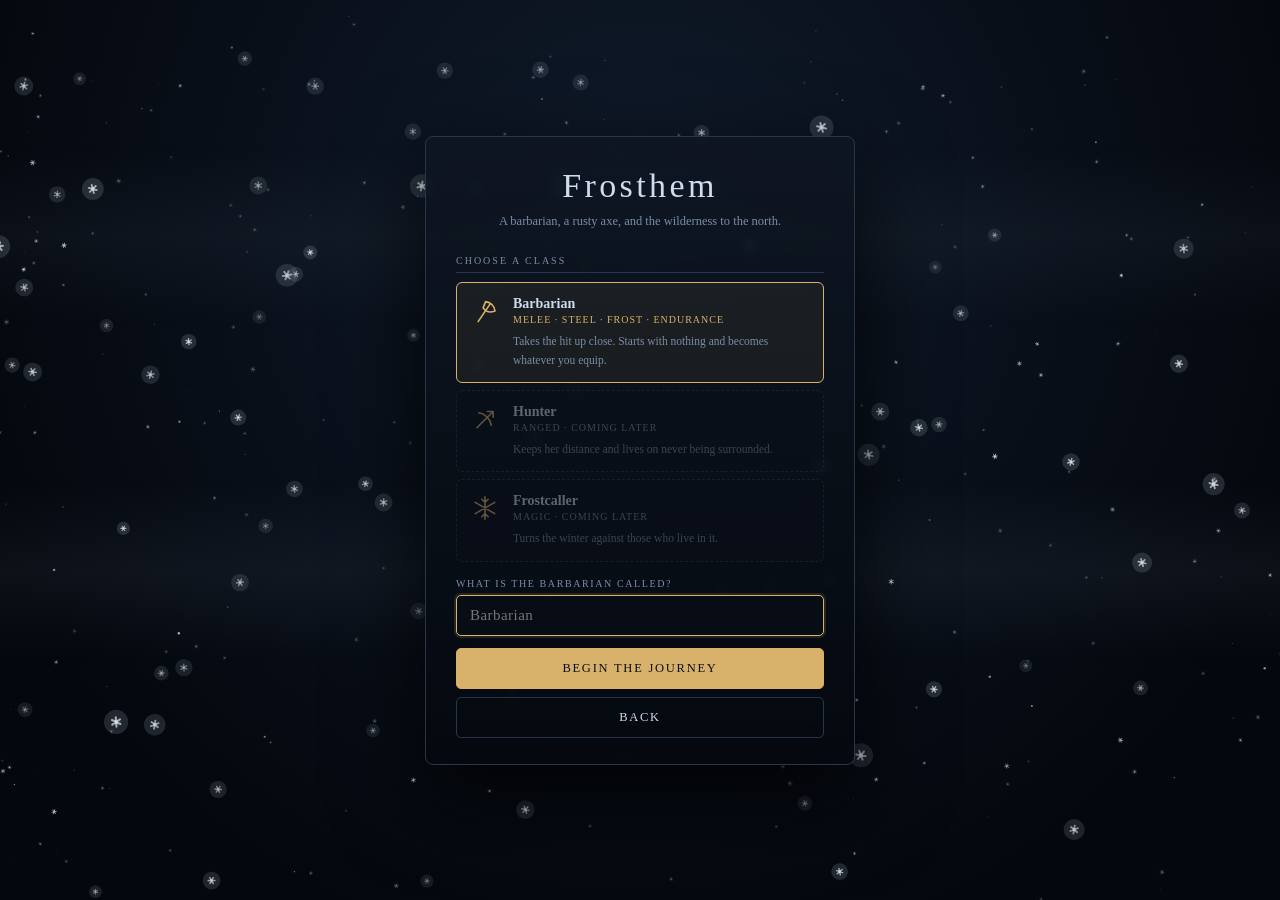
<file: index.html>
<!doctype html>
<html lang="en">
<head>
<meta charset="utf-8">
<meta name="viewport" content="width=device-width,initial-scale=1">
<title>Frosthem — The Barbarian</title>
<link rel="stylesheet" href="styles.css">
</head>
<body>
<canvas id="game"></canvas>

<div id="ground-labels"></div>

<div id="hud">
  <div class="orb orb-hp">
    <div class="orb-fill" id="hp-fill"></div>
    <div class="orb-text" id="hp-text">0/0</div>
  </div>

  <div id="center-hud">
    <div id="xp-bar" title="Erfarenhet"><div id="xp-fill"></div></div>
    <div id="skillbar"></div>
  </div>

  <div class="orb orb-mana" id="mana-orb">
    <div class="orb-fill" id="mana-fill"></div>
    <div class="orb-text" id="mana-text">0/0</div>
  </div>
</div>

<div id="topleft">
  <div id="charline"><span id="char-level">Level 1</span> <span class="dim">Barbarian</span></div>
  <div id="goldline"><span id="gold">0</span> gold</div>
  <div id="alerts"></div>
</div>

<div id="topright">
  <div id="minimap-wrap"><canvas id="minimap" width="180" height="180"></canvas></div>
  <div id="zone-tag"><span id="zone-name">Frosthem</span><span id="zone-lvl"></span></div>
</div>

<div id="nav">
  <div class="navbtn" data-panel="inventory" data-name="Bag &amp; equipment" data-key="I"></div>
  <div class="navbtn" data-panel="character" data-name="Character" data-key="C"></div>
  <div class="navbtn" data-panel="skills" data-name="Skill trees" data-key="K"></div>
  <div class="navbtn" data-act="help" data-name="How to play" data-key="F1"><span class="glyph">?</span></div>
</div>

<div id="banner"><div id="banner-name"></div><div id="banner-sub"></div></div>
<div id="inscription"></div>
<div id="tuner" class="hidden"></div>
<div id="veil"></div>
<div id="panels"></div>
<div id="tooltip" class="hidden"></div>

<div id="pause" class="hidden">
  <div class="menu-box">
    <h1>Paused</h1>
    <button data-act="resume" class="primary">Resume</button>
    <button data-act="save">Save now</button>
    <button data-act="autoaim">Auto-aim: On</button>
    <button data-act="autoattack">Auto-attack: On</button>
    <button data-act="newrun">Start a new run</button>
    <button data-act="quit">Back to the start screen</button>
    <div class="menu-note" id="pause-note"></div>
  </div>
</div>

<div id="levelup" class="hidden">
  <div class="menu-box lvl">
    <div class="lvl-badge" id="lvl-badge">Level 2</div>
    <p class="lvl-sub" id="lvl-sub"></p>
    <div id="lvl-stats"></div>
    <div class="lvl-actions" id="lvl-actions"></div>
  </div>
</div>

<div id="tutorial" class="hidden">
  <div class="menu-box tut">
    <div class="tut-step" id="tut-step">1 / 6</div>
    <div class="tut-ico" id="tut-ico"></div>
    <h1 id="tut-title"></h1>
    <p id="tut-body"></p>
    <button data-act="next" class="primary" id="tut-next">Next</button>
  </div>
</div>

<div id="overlay" class="hidden">
  <div id="overlay-box">
    <h1 id="overlay-title"></h1>
    <p id="overlay-body"></p>
    <button id="overlay-btn"></button>
  </div>
</div>

<div id="hint">
  <b>← ↑ ↓ →</b><span>walk</span>
  <b>Click</b><span>attack (aims itself)</span>
  <b>Space</b><span>dodge roll</span>
  <b>1 – 6</b><span>skills</span>
  <b>Q</b><span>health potion</span>
  <b>E</b><span>use · talk · travel · train</span>
  <b>T</b><span>town portal</span>
  <b>Esc</b><span>pause &amp; save</span>
  <b>F1</b><span>how to play</span>
  <b>F3</b><span>tuning (dev)</span>
  <b>F2</b><span>hide this list</span>
</div>

<div id="start">
  <canvas id="menu-bg"></canvas>
  <div id="start-box">
    <h1>Frosthem</h1>
    <p class="sub">A barbarian, a rusty axe, and the wilderness to the north.</p>

    <div id="char-list-view">
      <div class="menu-grp">Your characters</div>
      <div id="char-list"></div>
      <button id="btn-newchar">Create a new character</button>
      <button id="btn-test" class="ghost">Test in the wild</button>
    </div>

    <div id="create-view" class="hidden">
      <div class="menu-grp">Choose a class</div>
      <div id="class-list"></div>
      <label for="hero-name">What is the barbarian called?</label>
      <input id="hero-name" maxlength="18" placeholder="Barbarian" autocomplete="off" spellcheck="false">
      <button id="btn-new" class="primary">Begin the journey</button>
      <button id="btn-back">Back</button>
    </div>
  </div>
</div>

<script type="module" src="src/main.js"></script>
</body>
</html>
</file>
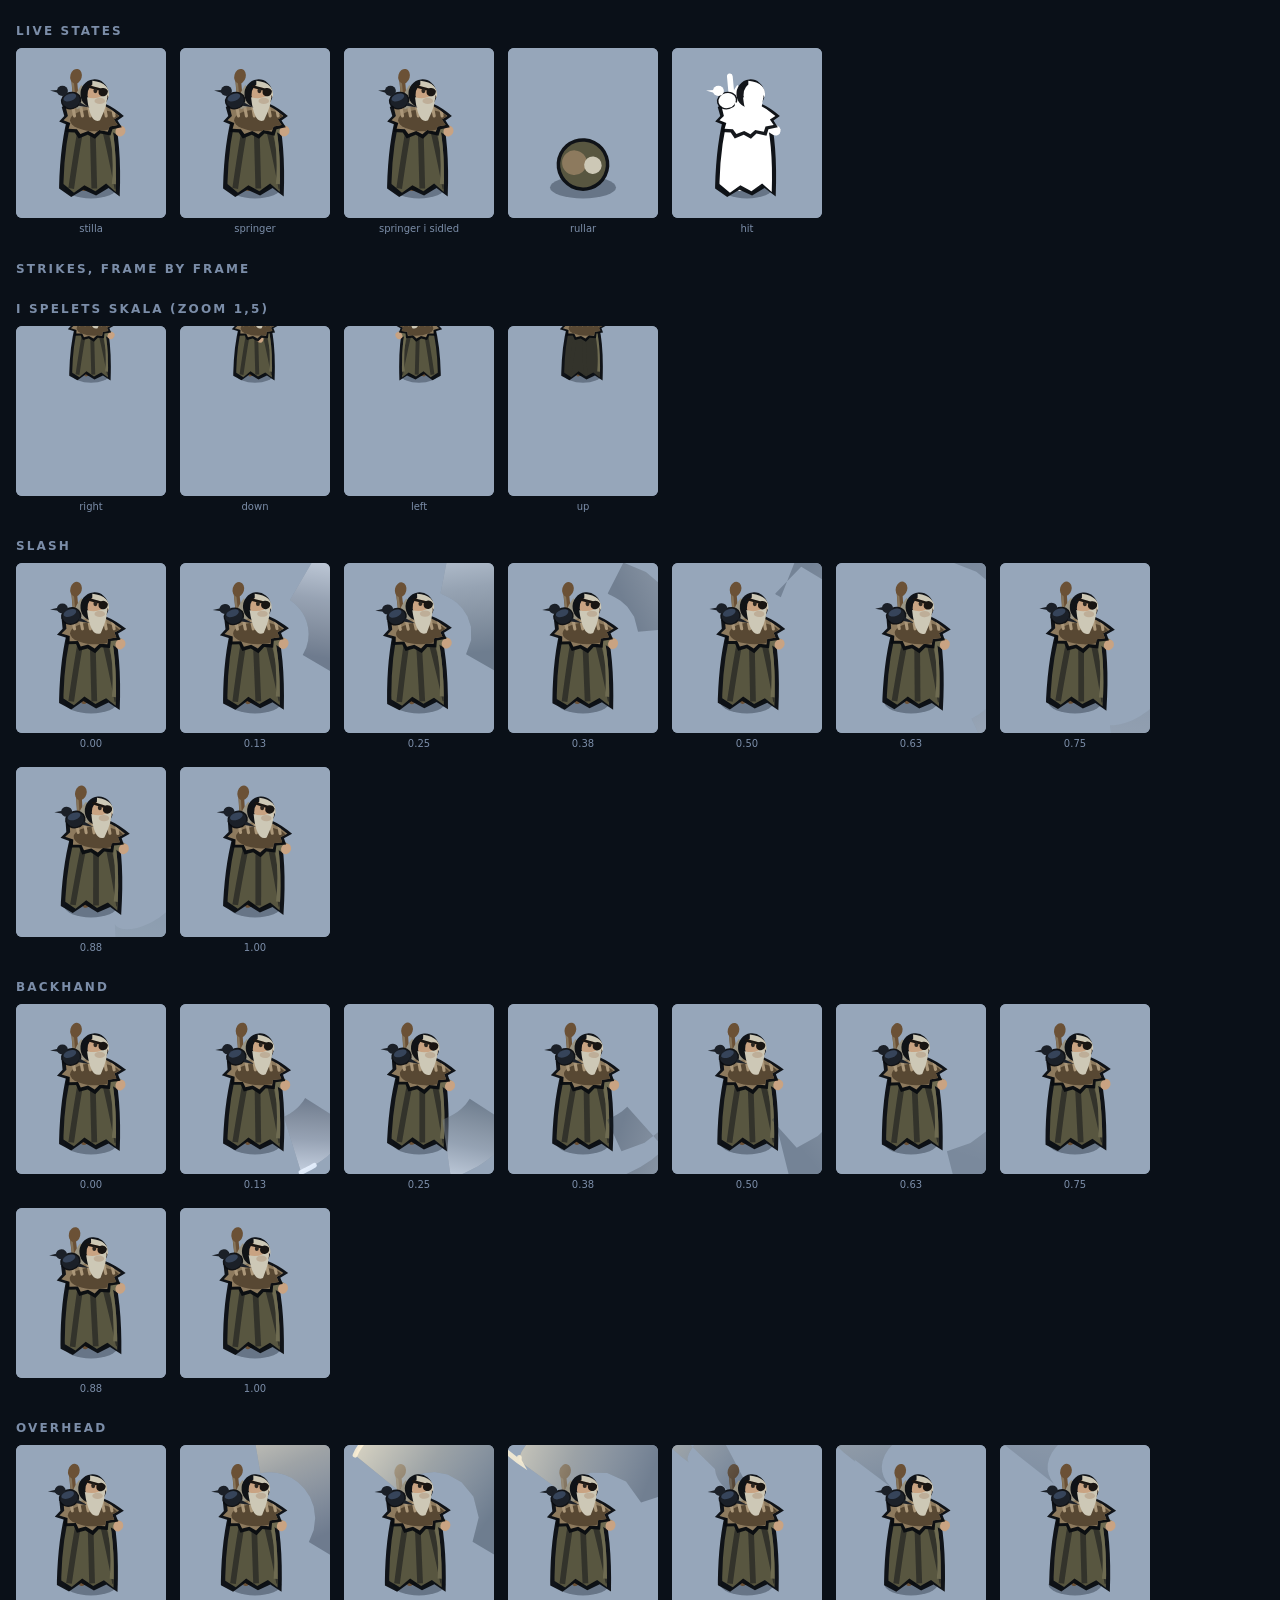
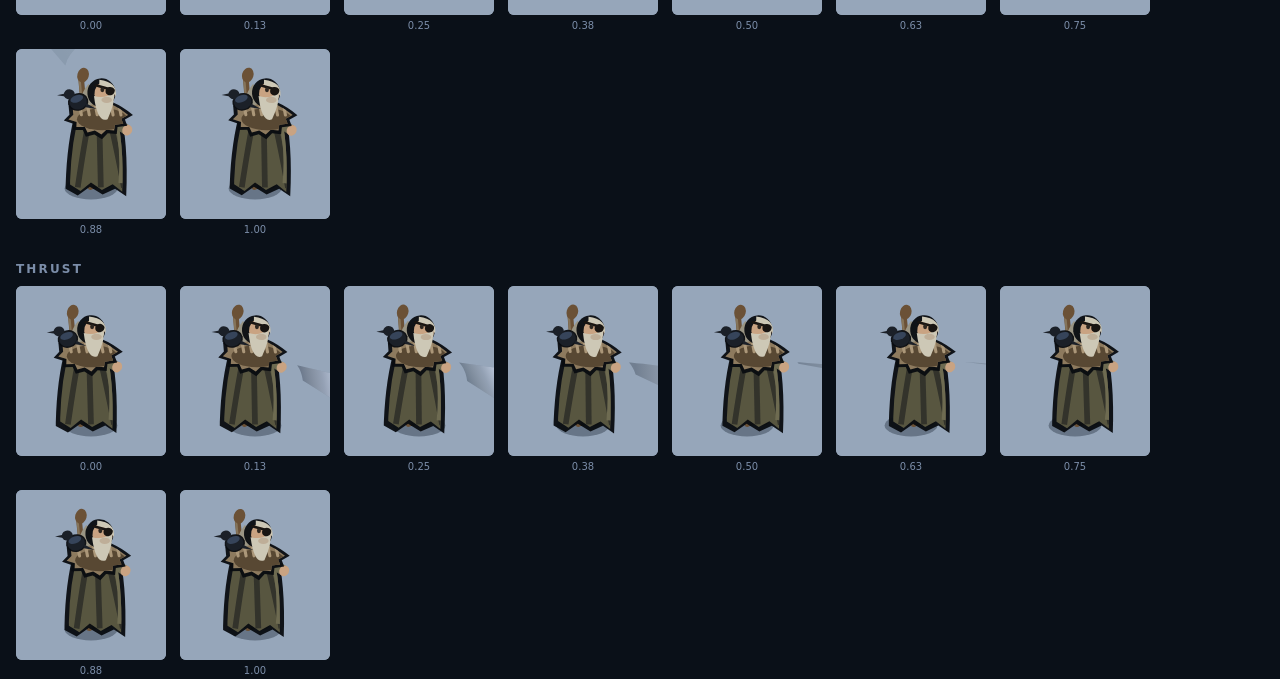
<file: sprite-lab.html>
<!doctype html>
<html lang="sv">
<head>
<meta charset="utf-8">
<title>Frosthem — figurlabb</title>
<style>
  body{margin:0;background:#0a1018;color:#cfdcec;font:13px/1.5 system-ui,sans-serif}
  h2{font-size:12px;letter-spacing:.18em;text-transform:uppercase;color:#7b8da8;margin:22px 0 8px 16px}
  canvas{display:block;margin:0 16px;background:#8f9fb4;border-radius:6px}
  .row{display:flex;gap:14px;flex-wrap:wrap;margin:0 16px}
  .cell{text-align:center}
  .cell canvas{margin:0}
  .cell span{font-size:10px;color:#7b8da8}
</style>
</head>
<body>
<h2>Live states</h2>
<div class="row" id="live"></div>
<h2>Strikes, frame by frame</h2>
<div id="strips"></div>
<script type="module">
import { drawHero, ATTACKS } from './src/render/hero.js';
import { PROJ } from './src/render/camera.js';
import { createPlayer } from './src/entities/player.js';

const SCALE = 2.2, W = 150, H = 170;

function mkPlayer() {
  const p = createPlayer('Labb');
  p.equipment.weapon = { rarity: 'rare', base: { icon: '🪓' }, mods: {} };
  p.pos = { x: W / 2 / SCALE, y: (H * 0.82 / SCALE) / PROJ };
  return p;
}
function cell(label) {
  const d = document.createElement('div'); d.className = 'cell';
  const c = document.createElement('canvas');
  c.width = W; c.height = H;
  const s = document.createElement('span'); s.textContent = label;
  d.appendChild(c); d.appendChild(s);
  return { d, ctx: c.getContext('2d') };
}
function paint(ctx, p) {
  ctx.setTransform(1, 0, 0, 1, 0, 0);
  ctx.clearRect(0, 0, W, H);
  ctx.fillStyle = '#96a6ba'; ctx.fillRect(0, 0, W, H);
  ctx.setTransform(SCALE, 0, 0, SCALE, 0, 0);
  drawHero(ctx, { player: p });
}

// --- live states ---
const live = document.getElementById('live');
const modes = [
  ['stilla', p => { p.moving = false; }],
  ['springer', p => { p.moving = true; p.moveAngle = p.facing; p.walkPhase = performance.now() / 260; }],
  ['springer i sidled', p => { p.moving = true; p.moveAngle = p.facing + 1.9; p.walkPhase = performance.now() / 260; }],
  ['rullar', p => { p.roll = { t: 0.28 - (performance.now() / 1000 % 0.28), dur: 0.28, dir: p.facing }; }],
  ['hit', p => { p.hitFlash = 0.2; }],
];
const liveCells = modes.map(([label, setup]) => {
  const c = cell(label); live.appendChild(c.d);
  return { ...c, setup, p: mkPlayer() };
});
function tick() {
  for (const c of liveCells) { c.p.roll = null; c.p.hitFlash = 0; c.setup(c.p); paint(c.ctx, c.p); }
  requestAnimationFrame(tick);
}
tick();

// --- at the game's own scale, to check the silhouette holds ---
const gh = document.createElement('h2'); gh.textContent = 'i spelets skala (zoom 1,5)';
document.getElementById('strips').appendChild(gh);
const gameRow = document.createElement('div'); gameRow.className = 'row';
document.getElementById('strips').appendChild(gameRow);
for (const [label, dir] of [['right',0],['down',Math.PI/2],['left',Math.PI],['up',-Math.PI/2]]) {
  const c = cell(label); gameRow.appendChild(c.d);
  const p = mkPlayer(); p.facing = dir; p.moving = true; p.moveAngle = dir; p.walkPhase = 3;
  c.ctx.setTransform(1,0,0,1,0,0); c.ctx.fillStyle='#96a6ba'; c.ctx.fillRect(0,0,W,H);
  c.ctx.setTransform(1.5,0,0,1.5,0,0);
  p.pos = { x: W/2/1.5, y: H/2/1.5 };
  drawHero(c.ctx, { player: p });
}

// --- huggen, frusna bildrutor ---
const strips = document.getElementById('strips');
for (const name of Object.keys(ATTACKS)) {
  const h = document.createElement('h2'); h.textContent = name; strips.appendChild(h);
  const row = document.createElement('div'); row.className = 'row'; strips.appendChild(row);
  for (let i = 0; i <= 8; i++) {
    const k = i / 8;
    const c = cell(k.toFixed(2)); row.appendChild(c.d);
    const p = mkPlayer();
    p.moving = false;
    p.swing = { t: k * 0.3, dur: 0.3, dir: 0, arc: 1.5, reach: 66, kind: 'basic', variant: name };
    paint(c.ctx, p);
  }
}
</script>
</body>
</html>
</file>
<file: styles.css>
:root{
  --bg:#060910; --panel:#0d131e; --panel2:#121a27; --border:#27364d;
  --ink:#cfdcec; --muted:#7b8da8; --gold:#d8b26a; --ice:#7fd4f0; --blood:#a8202a;
  --r-normal:#cfdcec; --r-magic:#6f9ffb; --r-rare:#e8d15a; --r-unique:#c08a3e;
  --font: "Iowan Old Style","Palatino Linotype",Palatino,Georgia,serif;
  --mono: ui-monospace,"SF Mono",Menlo,monospace;
}
*{box-sizing:border-box}
html,body{margin:0;height:100%;overflow:hidden;background:var(--bg);color:var(--ink);
  font-family:var(--font);user-select:none;-webkit-user-select:none}
canvas#game{position:fixed;inset:0;width:100%;height:100%;display:block;cursor:crosshair}

/* ---------- ground item labels ---------- */
#ground-labels{position:fixed;inset:0;pointer-events:none;z-index:5}
.glabel{position:absolute;transform:translate(-50%,-50%);white-space:nowrap;
  font-size:11px;letter-spacing:.02em;padding:2px 7px;border-radius:3px;
  background:rgba(5,8,14,.82);border:1px solid rgba(255,255,255,.10);
  text-shadow:0 1px 2px #000;pointer-events:auto;cursor:pointer}
.glabel:hover{background:rgba(20,28,42,.95);border-color:rgba(255,255,255,.3)}
.glabel.gold{color:var(--gold)}
.r-normal{color:var(--r-normal)} .r-magic{color:var(--r-magic)}
.r-rare{color:var(--r-rare)} .r-unique{color:var(--r-unique)}

/* ---------- HUD ---------- */
#hud{position:fixed;left:0;right:0;bottom:0;height:132px;z-index:10;
  display:flex;align-items:flex-end;justify-content:center;gap:24px;pointer-events:none}
.orb{position:relative;width:132px;height:132px;flex:none;border-radius:50%;margin-bottom:10px;
  background:radial-gradient(circle at 35% 30%,#1b2536,#070b12 70%);
  border:2px solid var(--border);overflow:hidden;box-shadow:0 0 24px rgba(0,0,0,.8), inset 0 0 20px rgba(0,0,0,.7)}
.orb-fill{position:absolute;left:0;right:0;bottom:0;transition:height .12s linear}
.orb-hp .orb-fill{background:linear-gradient(180deg,#e0303c,#6b0f18)}
.orb-mana .orb-fill{background:linear-gradient(180deg,#6f9ffb,#1a2a70)}
.orb-text{position:absolute;inset:0;display:grid;place-items:center;font-size:14px;
  font-family:var(--mono);text-shadow:0 1px 3px #000;letter-spacing:.03em}
#center-hud{display:flex;flex-direction:column;align-items:center;gap:6px;margin-bottom:14px;
  width:min(420px,52vw)}
#xp-bar{width:100%;height:7px;background:#0b1019;border:1px solid var(--border);border-radius:3px;overflow:hidden}
#xp-fill{height:100%;width:0%;background:linear-gradient(90deg,#5a7fbf,#a9d6f2);transition:width .2s}
#skillbar{display:flex;gap:8px}
.slot{width:46px;height:46px;border:1px solid var(--border);border-radius:5px;background:var(--panel2);
  position:relative;display:grid;place-items:center;pointer-events:auto;cursor:pointer;
  box-shadow:inset 0 0 12px rgba(0,0,0,.6)}
.slot.active{border-color:var(--gold);box-shadow:0 0 10px rgba(216,178,106,.35), inset 0 0 12px rgba(0,0,0,.6)}
.slot.locked{opacity:.32;cursor:default}
.slot .ico{width:24px;height:24px;color:#cfdcec;display:grid;place-items:center}
.slot .ico svg{width:100%;height:100%;display:block}
.slot .key{position:absolute;top:1px;left:3px;font-size:9px;color:var(--muted);font-family:var(--mono)}
.slot .cd{position:absolute;inset:0;background:rgba(4,8,14,.75);border-radius:4px;
  display:grid;place-items:center;font-family:var(--mono);font-size:12px}

/* ---------- corners ---------- */
#topleft{position:fixed;top:14px;left:16px;z-index:10;font-size:13px;pointer-events:none}
#charline{letter-spacing:.06em}
.dim{color:var(--muted)}
#goldline{color:var(--gold);font-size:12px;margin-top:2px}
#alerts{margin-top:12px;display:flex;flex-direction:column;gap:4px;max-width:340px}
.alert{font-size:12px;padding:4px 9px;background:rgba(8,12,20,.82);border-left:2px solid var(--gold);
  animation:fade 5s forwards}
@keyframes fade{0%{opacity:0;transform:translateX(-8px)}8%{opacity:1;transform:none}80%{opacity:1}100%{opacity:0}}
#topright{position:fixed;top:14px;right:16px;z-index:10}
/* The size must live in CSS. Without it the width attribute is also the layout
   size, and since the renderer sets that attribute from clientWidth we got a
   feedback loop that doubled the map every frame. */
#minimap-wrap{width:180px;height:180px;border:1px solid var(--border);border-radius:4px;
  overflow:hidden;background:rgba(6,10,17,.7);box-shadow:0 0 18px rgba(0,0,0,.6)}
#minimap{display:block;width:180px;height:180px;opacity:.85}
/* Where you are always stays under the map — the banner fades away, this does
   not. */
#zone-tag{margin-top:6px;text-align:right;pointer-events:none;line-height:1.35}
#zone-name{display:block;font-size:12px;letter-spacing:.2em;text-transform:uppercase;
  color:#a9bcd4;text-shadow:0 1px 3px #000}
#zone-lvl{display:block;font-size:10px;letter-spacing:.14em;color:var(--muted);
  font-family:var(--mono)}

/* ---------- place name on arrival ---------- */
/* Sits high up, with no box. Fades in, holds a moment, fades out — and never
   catches the mouse pointer. */
#banner{position:fixed;top:13vh;left:0;right:0;z-index:24;text-align:center;
  pointer-events:none;opacity:0}
#banner.show{animation:banner 4.2s ease-out forwards}
#banner-name{font-size:clamp(26px,4.4vw,52px);letter-spacing:.16em;color:#e6f1fb;
  text-shadow:0 2px 18px rgba(0,0,0,.95),0 0 44px rgba(120,190,230,.28)}
#banner-sub{margin-top:8px;font-size:12px;letter-spacing:.34em;text-transform:uppercase;
  color:#89a3c0;text-shadow:0 1px 6px #000}
@keyframes banner{
  0%{opacity:0;transform:translateY(-14px) scale(.985);letter-spacing:.3em}
  16%{opacity:1;transform:none;letter-spacing:.16em}
  68%{opacity:1}
  100%{opacity:0;transform:translateY(-6px)}
}

/* The darkening during a zone change. Covers the HUD too, so it reads as a cut. */
#veil{position:fixed;inset:0;z-index:60;background:#05070d;pointer-events:none;opacity:0}
/* The help text sits in the bottom-left corner, clear of both the orbs and the
   skill bar. Narrow windows have no such pocket — there it is hidden, and
   F1 forces it back. */
#hint{position:fixed;bottom:14px;left:16px;z-index:9;pointer-events:none;
  display:grid;grid-template-columns:auto auto;gap:4px 12px;align-items:baseline;
  font-size:12px;line-height:1.5;color:#93a6c0;letter-spacing:.01em;transition:opacity .5s;
  background:rgba(6,10,17,.55);border:1px solid rgba(39,54,77,.6);border-radius:6px;
  padding:11px 14px;backdrop-filter:blur(2px)}
#hint b{color:var(--gold);font-weight:600;font-family:var(--mono);font-size:11px;
  justify-self:end;white-space:nowrap}
#hint span{white-space:nowrap}
@media (max-width:1180px){ #hint{display:none} }
#hint.show{display:grid !important;opacity:1}
#hint.faded{opacity:.6}

/* ---------- panels ---------- */
#panels{position:fixed;inset:0;z-index:20;pointer-events:none}
/* Every panel is a full-height sheet down one side of the screen, and only one
   panel lives on each side. Half-screen windows stacked on each other were
   never readable, and a 330-pixel column of 10-pixel text next to a half-screen
   bag read as two different games. The world pauses behind them, so nothing is
   lost by looking. */
.panel{position:absolute;top:0;bottom:0;width:min(50vw,720px);max-height:100vh;overflow-y:auto;
  background:linear-gradient(180deg,rgba(15,22,34,.99),rgba(6,10,17,.99));
  border:1px solid var(--border);border-top:none;border-bottom:none;
  padding:20px 24px 24px;pointer-events:auto;display:flex;flex-direction:column;gap:2px}
.panel.left{left:0;border-left:none;box-shadow:24px 0 70px rgba(0,0,0,.7)}
.panel.right{right:0;border-right:none;box-shadow:-24px 0 70px rgba(0,0,0,.7)}
@media (max-width:900px){ .panel{width:min(82vw,540px)} }
/* The content sits in a readable column rather than stretching to the full
   width of the sheet — a 640-pixel line of 12-pixel text is a strip, not a row. */
.panel > *{width:100%;max-width:560px;margin-left:auto;margin-right:auto;flex:none}
/* The close cross is positioned, not laid out — the column rule above would
   otherwise fight its `right` and drop it on top of the title. */
.panel > .close{width:auto;max-width:none;margin:0}
.panel.bagsheet > *{max-width:none}
.panel.bagsheet #equip-doll{max-width:400px;width:100%;margin:4px auto 12px;gap:8px}
.panel.bagsheet .eq{min-height:48px;font-size:9px}
.panel.bagsheet .eq .ic{width:26px;height:26px}
.panel.bagsheet .eq .nm{font-size:10.5px;line-height:1.2}
/* The bag takes whatever height is left and keeps its cells square. Sizing it
   from the height rather than the width is what stops the last row falling off
   the bottom on a short window. */
.panel.bagsheet .bag-wrap{flex:1 1 auto;min-height:0;display:grid;place-items:center;margin-top:4px}
.panel.bagsheet #bag{width:100%;height:auto;max-height:100%;aspect-ratio:12 / 6}
.panel h2{margin:0 0 14px;font-size:14px;letter-spacing:.2em;text-transform:uppercase;
  color:var(--gold);font-weight:600;border-bottom:1px solid var(--border);padding-bottom:10px;
  max-width:none}
.panel .close{position:absolute;top:16px;right:20px;color:var(--muted);cursor:pointer;font-size:18px;line-height:1;z-index:2}
.panel .close:hover{color:var(--ink)}

/* Equipment doll: the slots sit where they sit on a body, as in D2.
   Helm on top, weapon to the left, shield to the right, boots at the bottom. */
#equip-doll{position:relative;display:grid;gap:6px;margin-bottom:16px;
  grid-template-columns:1fr 1.15fr 1fr;
  grid-template-rows:auto auto auto auto auto}
#equip-doll::before{content:'';position:absolute;left:34%;right:34%;top:6%;bottom:16%;
  border-radius:44% 44% 30% 30%;background:radial-gradient(ellipse at 50% 35%,
    rgba(120,150,190,.07),rgba(120,150,190,0) 70%);pointer-events:none}
.eq{min-height:48px;border:1px solid var(--border);border-radius:4px;background:#0a0f18;
  display:flex;flex-direction:column;align-items:center;justify-content:center;gap:2px;
  font-size:8.5px;color:#42506a;position:relative;cursor:default;text-align:center;padding:3px;
  letter-spacing:.05em;text-transform:uppercase}
.eq.filled{background:#131c2b;cursor:pointer}
.eq.filled:hover{border-color:var(--gold);background:#1a2536}
.eq .ic{width:22px;height:22px;color:#cfdcec}
.eq .ic svg{width:100%;height:100%;display:block}
.eq .nm{font-size:9px;line-height:1.15;overflow:hidden;text-transform:none;letter-spacing:0}
.eq[data-slot="helm"]   {grid-column:2;grid-row:1}
.eq[data-slot="amulet"] {grid-column:3;grid-row:1}
.eq[data-slot="weapon"] {grid-column:1;grid-row:2/span 2}
.eq[data-slot="chest"]  {grid-column:2;grid-row:2/span 2}
.eq[data-slot="shield"] {grid-column:3;grid-row:2/span 2}
.eq[data-slot="gloves"] {grid-column:1;grid-row:4}
.eq[data-slot="belt"]   {grid-column:2;grid-row:4}
.eq[data-slot="boots"]  {grid-column:3;grid-row:4}
.eq[data-slot="ring1"]  {grid-column:1;grid-row:5}
.eq[data-slot="ring2"]  {grid-column:3;grid-row:5}

/* Bag: a tetris grid. Background cells in one layer, items in another, so a
   two-handed sword can span six cells without moving anything.
   The track counts are set from JS, out of BAG_COLS/BAG_ROWS — see panels.js. */
#bag{position:relative;width:100%;aspect-ratio:12 / 6}
.bag-grid{position:absolute;inset:0;display:grid;gap:3px}
.bag-grid.backdrop > div{border:1px solid #1c2635;border-radius:3px;background:#090e17}
.bag-grid.items{pointer-events:none}
.bag-item{pointer-events:auto;display:grid;place-items:center;border-radius:3px;cursor:pointer;
  background:#131c2b;border:1px solid #2a3a52;transition:.12s}
.bag-item:hover{border-color:var(--gold);background:#1b2637;z-index:2}
.bi-ico{width:min(64%,38px);aspect-ratio:1;color:#cfdcec;display:block}
.bi-ico svg{width:100%;height:100%;display:block}
.bag-item.rn{box-shadow:inset 0 0 0 1px rgba(207,220,236,.22)}
.bag-item.rm{box-shadow:inset 0 0 0 1px rgba(111,159,251,.55);border-color:#2f4a7a}
.bag-item.rr{box-shadow:inset 0 0 0 1px rgba(232,209,90,.55);border-color:#6b6030}
.bag-item.ru{box-shadow:inset 0 0 0 1px rgba(192,138,62,.7);border-color:#6d4c22}

/* stat rows */
.row{display:flex;justify-content:space-between;font-size:13px;padding:5px 0;
  border-bottom:1px solid rgba(39,54,77,.35)}
.row span:last-child{font-family:var(--mono);color:#e6eef8}
.grp{margin:18px 0 6px;font-size:11px;letter-spacing:.16em;text-transform:uppercase;color:var(--muted)}
.plus{display:inline-grid;place-items:center;width:17px;height:17px;margin-left:6px;
  border:1px solid var(--gold);color:var(--gold);border-radius:3px;cursor:pointer;font-size:12px;line-height:1}
.plus:hover{background:var(--gold);color:#0b0f17}

/* Skill trees. The branches are drawn as lines between the rows so the
   requirements are visible before you read them: a node is locked until its
   parent has a point. */
.tree{margin-bottom:20px;padding-bottom:6px;border-bottom:1px solid rgba(39,54,77,.35)}
.tree:last-of-type{border-bottom:0}
.tree-name{font-size:11px;letter-spacing:.14em;text-transform:uppercase;color:var(--ice);
  margin-bottom:10px;display:flex;justify-content:space-between}
.tree-name span{color:var(--muted);letter-spacing:.04em;text-transform:none}
.tier{display:grid;grid-template-columns:1fr 1fr;gap:10px;position:relative}
.tier.cap{grid-template-columns:1fr;padding:0 25%}
.branch{height:20px;position:relative}
.branch i{position:absolute;background:#2c3d55;display:block}
.branch i.v{width:2px;top:0;bottom:0}
.branch i.h{height:2px;left:25%;right:25%;top:9px}
.branch i.on{background:#5d7ea6}
.node{display:flex;gap:8px;align-items:center;padding:7px 8px;border:1px solid var(--border);
  border-radius:5px;background:#0c121c;cursor:pointer;position:relative}
.node:hover{background:#141d2b;border-color:#3c5271}
.node.avail{border-color:#4a638a;background:#101927}
.node.ready{border-color:var(--gold);box-shadow:0 0 8px rgba(216,178,106,.2)}
.node.locked{opacity:.34;cursor:default;border-style:dashed}
.node .ico{width:28px;height:28px;padding:5px;display:grid;place-items:center;
  border:1px solid var(--border);border-radius:4px;background:#080d15;color:#cfdcec;flex:none}
/* Tree nodes stand vertically: the icon carries recognition, the text fits even
   in a narrow column, and the grid reads as a tree rather than a list. */
.node.sk{flex-direction:column;align-items:center;text-align:center;gap:4px;padding:9px 5px 7px}
.node.sk .ico{width:34px;height:34px;padding:6px;color:#cfdcec}
.node .ico svg{width:100%;height:100%;display:block}
.node.sk .t{width:100%}
.node.sk .t b{font-size:10.5px;line-height:1.22;hyphens:auto}
.node.sk .t i{font-size:8.5px;letter-spacing:.02em}
.node.sk .rk{font-size:10px}
.node.maxed .ico{border-color:var(--gold)}
.node .t{flex:1;min-width:0}
.node .t b{font-size:12px;font-weight:600;display:block;line-height:1.3}
.node .t i{font-size:10.5px;color:var(--muted);font-style:normal}
.node .rk{font-family:var(--mono);font-size:11.5px;color:var(--gold);flex:none}
.node .hk{position:absolute;top:-6px;right:-6px;width:15px;height:15px;border-radius:3px;
  background:var(--panel2);border:1px solid var(--gold);color:var(--gold);
  font-family:var(--mono);font-size:9px;display:grid;place-items:center}

/* tooltip */
#tooltip{position:fixed;z-index:120;max-width:330px;pointer-events:none;
  background:linear-gradient(180deg,#0f1724,#070b12);border:1px solid var(--border);
  border-radius:5px;padding:10px 12px;font-size:12px;line-height:1.45;
  box-shadow:0 14px 40px rgba(0,0,0,.85)}
#tooltip .tt-name{font-size:14px;margin-bottom:1px}
#tooltip .tt-base{color:var(--muted);font-size:11.5px;margin-bottom:7px}
#tooltip .tt-core{font-family:var(--mono);font-size:12.5px;color:#dbe6f4}
#tooltip .tt-mod{color:var(--r-magic);font-size:12.5px}
#tooltip .tt-req{color:var(--muted);font-size:11.5px;margin-top:7px}
#tooltip .tt-req.bad{color:var(--blood)}
#tooltip hr{border:0;border-top:1px solid rgba(39,54,77,.6);margin:7px 0}
#tooltip .tt-hint{color:var(--gold);font-size:11.5px;margin-top:7px;font-style:italic}
#tooltip .tt-cmp{color:var(--muted);font-size:11.5px;margin-top:6px}
.up{color:#69c17a} .down{color:#c1697a}

/* overlay */
#overlay{position:fixed;inset:0;z-index:80;background:rgba(3,5,9,.86);display:grid;place-items:center}
#overlay-box{text-align:center;max-width:560px;padding:32px}
#overlay-box h1{font-size:30px;margin:0 0 10px;letter-spacing:.06em;color:var(--ink)}
#overlay-box p{color:var(--muted);font-size:14px;line-height:1.6;margin:0 0 22px}
#overlay-btn{background:none;border:1px solid var(--gold);color:var(--gold);font-family:var(--font);
  font-size:13px;letter-spacing:.14em;text-transform:uppercase;padding:11px 26px;border-radius:4px;cursor:pointer}
#overlay-btn:hover{background:var(--gold);color:#0b0f17}
.hidden{display:none !important}
::-webkit-scrollbar{width:8px}
::-webkit-scrollbar-track{background:#080d15}
::-webkit-scrollbar-thumb{background:#243349;border-radius:4px}

/* ---------- start screen ---------- */
#start{position:fixed;inset:0;z-index:90;display:grid;place-items:center;
  background:radial-gradient(ellipse at 50% 25%,#101b2b,#04070d 78%);overflow:hidden}
#menu-bg{position:absolute;inset:0;width:100%;height:100%;display:block}
#start-box{position:relative;width:min(430px,92vw);max-height:92vh;overflow-y:auto;
  padding:30px 30px 26px;text-align:center;
  border:1px solid var(--border);border-radius:8px;
  background:linear-gradient(180deg,rgba(14,22,34,.93),rgba(5,9,15,.96));
  box-shadow:0 30px 90px rgba(0,0,0,.85);backdrop-filter:blur(3px)}
#start-box h1{margin:0 0 6px;font-size:34px;letter-spacing:.1em;font-weight:500}
#start-box .sub{margin:0 0 24px;color:var(--muted);font-size:12.5px;line-height:1.6}
.menu-grp{text-align:left;font-size:10px;letter-spacing:.2em;text-transform:uppercase;
  color:var(--muted);margin:0 0 9px;padding-bottom:6px;border-bottom:1px solid var(--border)}
#start-box label{display:block;text-align:left;font-size:10px;letter-spacing:.16em;
  text-transform:uppercase;color:var(--muted);margin:16px 0 6px}
#hero-name{width:100%;padding:11px 13px;margin-bottom:4px;border-radius:5px;
  border:1px solid var(--border);background:#080d15;color:var(--ink);
  font-family:var(--font);font-size:15px;letter-spacing:.03em}
#hero-name:focus{outline:none;border-color:var(--gold);box-shadow:0 0 0 2px rgba(216,178,106,.15)}
#start-box button{width:100%;margin-top:8px;background:none;border:1px solid var(--border);
  color:var(--ink);font-family:var(--font);font-size:12.5px;letter-spacing:.14em;
  text-transform:uppercase;padding:12px;border-radius:5px;cursor:pointer;transition:.15s}
#start-box button:hover{border-color:var(--gold);color:var(--gold)}
#start-box button.primary{background:var(--gold);border-color:var(--gold);color:#0b0f17}
#start-box button.primary:hover{filter:brightness(1.12);color:#0b0f17}

/* the character list */
#char-list{display:flex;flex-direction:column;gap:7px;margin-bottom:6px}
.char-row{display:flex;align-items:center;gap:12px;padding:11px 12px;text-align:left;
  border:1px solid var(--border);border-radius:6px;background:#0a0f18;cursor:pointer;transition:.14s}
.char-row:hover{border-color:var(--gold);background:#141d2b}
.char-lvl{flex:none;width:38px;height:38px;border-radius:50%;display:grid;place-items:center;
  border:1px solid var(--gold);color:var(--gold);font-family:var(--mono);font-size:14px;
  background:rgba(216,178,106,.08)}
.char-t{flex:1;min-width:0}
.char-t b{display:block;font-size:14px;line-height:1.25}
.char-t i{display:block;font-style:normal;font-size:10.5px;color:var(--muted);margin-top:2px}
.char-del{flex:none;width:26px;height:26px;border-radius:4px;display:grid;place-items:center;
  color:#4d5c73;font-size:14px;border:1px solid transparent}
.char-del:hover{color:var(--blood);border-color:var(--blood);background:rgba(168,32,42,.1)}
.char-empty{padding:16px 6px;font-size:12px;color:var(--muted);line-height:1.6;text-align:left}

/* klassval */
#class-list{display:flex;flex-direction:column;gap:7px}
.class-card{display:flex;gap:13px;text-align:left;padding:13px;
  border:1px solid var(--border);border-radius:6px;background:#0a0f18;cursor:pointer;transition:.14s}
.class-card:hover{border-color:#3c5271;background:#121a27}
.class-card.on{border-color:var(--gold);background:rgba(216,178,106,.07)}
.class-card.locked{opacity:.42;cursor:default;border-style:dashed}
.class-card.locked:hover{border-color:var(--border);background:#0a0f18}
.cc-ico{width:30px;height:30px;flex:none;color:var(--gold)}
.cc-ico svg{width:100%;height:100%;display:block}
.cc-t{min-width:0}
.cc-t b{display:block;font-size:14px;margin-bottom:2px}
.cc-t i{display:block;font-style:normal;font-size:10px;letter-spacing:.1em;
  text-transform:uppercase;color:var(--gold);margin-bottom:6px}
.class-card.locked .cc-t i{color:var(--muted)}
.cc-t span{font-size:11.5px;color:var(--muted);line-height:1.5}

/* ---------- navigeringsikoner ---------- */
/* The buttons sit below and right of the mana orb, where the hand already is. */
#nav{position:fixed;right:16px;bottom:20px;z-index:11;display:flex;gap:6px}
.navbtn{position:relative;width:38px;height:38px;display:grid;place-items:center;font-size:17px;cursor:pointer;color:#a7bad4;
  border:1px solid var(--border);border-radius:5px;background:rgba(24,34,49,.94);
  transition:border-color .12s, background .12s;color:var(--gold)}
.navbtn svg{width:21px;height:21px;display:block}
.navbtn:hover,.navbtn.on{color:var(--gold)}
.navbtn .glyph{font-size:13px;letter-spacing:1px;color:var(--gold)}
.navbtn:hover{border-color:var(--gold);background:#18222f}
.navbtn.on{border-color:var(--gold);box-shadow:0 0 9px rgba(216,178,106,.28)}
.navbtn .dot{position:absolute}
/* NOTE: the class must not be called .alert — that name carries the HUD
   messages' fade animation, which would otherwise make the icon invisible. */
.navbtn.pending::after{content:'';position:absolute;width:7px;height:7px;border-radius:50%;
  background:var(--gold);transform:translate(15px,-13px);box-shadow:0 0 6px var(--gold)}

/* ---------- menu, level-up and tutorial windows ---------- */
#pause,#levelup,#tutorial{position:fixed;inset:0;z-index:85;display:grid;place-items:center}
#pause,#tutorial{background:rgba(3,5,9,.8)}
/* The card window dims the world behind it. Nothing else is clickable while a
   pick is owed, so there is nowhere to get lost. */
#levelup{background:rgba(3,5,9,.66)}
.menu-box{width:min(360px,88vw);padding:26px 26px 20px;text-align:center;pointer-events:auto;
  border:1px solid var(--border);border-radius:8px;
  background:linear-gradient(180deg,rgba(17,25,38,.97),rgba(6,10,17,.98));
  box-shadow:0 26px 80px rgba(0,0,0,.85)}
.menu-box h1{margin:0 0 18px;font-size:23px;letter-spacing:.09em;font-weight:500}
.menu-box button{width:100%;margin-bottom:8px;background:none;border:1px solid var(--border);
  color:var(--ink);font-family:var(--font);font-size:12.5px;letter-spacing:.12em;
  text-transform:uppercase;padding:11px;border-radius:5px;cursor:pointer;transition:.14s}
.menu-box button:hover{border-color:var(--gold);color:var(--gold)}
.menu-box button.primary{background:var(--gold);border-color:var(--gold);color:#0b0f17}
.menu-box button.primary:hover{filter:brightness(1.12);color:#0b0f17}
.menu-note{margin-top:12px;font-size:11px;color:var(--muted);line-height:1.55}

/* level-up */
.menu-box.lvl{width:min(720px,95vw);border-color:var(--gold);
  box-shadow:0 0 0 1px rgba(216,178,106,.18),0 26px 80px rgba(0,0,0,.85)}
.lvl-badge{font-size:15px;letter-spacing:.26em;text-transform:uppercase;color:var(--gold);
  margin-bottom:4px}
.lvl-sub{margin:0 0 16px;font-size:12px;color:var(--muted)}
/* Only the list scrolls — heading, counters and buttons must never leave the frame. */
.lvl-actions{display:flex;gap:8px;justify-content:center;margin-top:18px}
.lvl-actions button{margin-bottom:0}
@keyframes lvlpop{0%{transform:scale(.9);opacity:0}60%{transform:scale(1.02)}100%{transform:scale(1);opacity:1}}
.menu-box.lvl{animation:lvlpop .28s ease-out}

/* tutorial */
.menu-box.tut{width:min(400px,90vw)}
.tut-step{font-size:10px;letter-spacing:.22em;color:var(--muted);margin-bottom:14px}
.tut-ico{width:40px;height:40px;margin:0 auto 12px;color:var(--gold)}
.tut-ico svg{width:100%;height:100%;display:block}
.menu-box.tut h1{font-size:19px;margin-bottom:10px}
.menu-box.tut p{margin:0 0 20px;color:var(--muted);font-size:13px;line-height:1.65}
.menu-box.tut b{color:var(--gold);font-weight:600}

/* ---------- point counters ---------- */
.points{display:flex;align-items:baseline;gap:9px;margin:2px 0 12px;padding:9px 12px;
  border:1px solid var(--border);border-radius:5px;background:#0a0f18}
.points.has{border-color:var(--gold);background:rgba(216,178,106,.09);
  box-shadow:0 0 0 1px rgba(216,178,106,.14)}
.points .n{font-family:var(--mono);font-size:21px;line-height:1;color:#4d5c73;min-width:22px;text-align:center}
.points.has .n{color:var(--gold)}
.points .l{font-size:11px;letter-spacing:.06em;color:var(--muted)}
.points.has .l{color:var(--ink)}

/* ---------- skill tree tabs ---------- */
.tabs{display:grid;grid-template-columns:repeat(3,1fr);gap:5px;margin-bottom:14px}
.tab{padding:8px 4px;text-align:center;border:1px solid var(--border);border-radius:5px;
  background:#0a0f18;cursor:pointer;transition:.13s}
.tab:hover{background:#141d2b;border-color:#3c5271}
.tab.on{border-color:var(--ice);background:rgba(127,212,240,.08)}
.tab b{display:block;font-size:11px;font-weight:600;letter-spacing:.04em}
.tab.on b{color:var(--ice)}
.tab i{font-style:normal;font-size:9.5px;font-family:var(--mono);color:var(--muted)}
.tab.on i{color:var(--ink)}

/* ---------- the centre strip: experience and the skill bar ---------- */
  border:1px solid var(--border);border-radius:4px;overflow:hidden;
  box-shadow:inset 0 1px 4px rgba(0,0,0,.7)}
  background:linear-gradient(180deg,#e0c46a,#8a6a1e)}
  justify-content:space-between;padding:0 8px;font-size:9.5px;letter-spacing:.1em;
  text-transform:uppercase;text-shadow:0 1px 2px rgba(0,0,0,.9);color:#f0e6cf}
.orb-mana.flash{animation:resflash .45s ease-out}
@keyframes resflash{
  0%{box-shadow:0 0 0 3px rgba(224,196,106,.8), inset 0 1px 4px rgba(0,0,0,.7)}
  100%{box-shadow:0 0 0 0 rgba(224,196,106,0), inset 0 1px 4px rgba(0,0,0,.7)}
}

/* Skipping is allowed but never advertised: the cards are the offer, and the
   way out is a quiet line under them rather than a gold slab. */
.lvl-actions > button{width:auto;background:none;border:1px solid transparent;color:var(--muted);
  font-family:var(--font);font-size:11px;letter-spacing:.16em;text-transform:uppercase;
  padding:8px 18px;border-radius:5px;cursor:pointer;transition:.14s}
.lvl-actions > button:hover{color:var(--ink);border-color:var(--border)}
.lvl-actions > button.primary{background:var(--gold);border-color:var(--gold);color:#0b0f17;padding:11px 30px}
.lvl-actions > button.primary:hover{filter:brightness(1.12);color:#0b0f17}

/* ---------- level-up: three cards, one click ---------- */
/* No columns, no confirm row, no scrolling. The whole decision has to fit in
   one glance or the card has failed at the thing it exists to do. */
#lvl-stats{margin-bottom:16px;text-align:left;display:block}
.boon-row{display:grid;grid-template-columns:repeat(3,minmax(0,1fr));gap:14px}
@media (max-width:720px){ .boon-row{grid-template-columns:1fr} }
.boon-card{position:relative;cursor:pointer;padding:20px 16px 18px;border-radius:8px;
  border:1px solid var(--border);background:linear-gradient(180deg,#121a27,#0c121c);
  text-align:center;transition:transform .12s ease,border-color .12s,box-shadow .12s}
.boon-card:hover{transform:translateY(-3px);border-color:var(--gold);
  box-shadow:0 8px 26px rgba(0,0,0,.55),0 0 0 1px rgba(216,178,106,.35) inset}
.bc-ico{width:38px;height:38px;margin:0 auto 12px;color:#9fb6d2}
.bc-ico svg{width:100%;height:100%;display:block}
.boon-card:hover .bc-ico{color:var(--gold)}
.boon-card.offence .bc-ico{color:#d98b7a}
.boon-card.defence .bc-ico{color:#8fb0d8}
.boon-card.utility .bc-ico{color:#8fc9a8}
.bc-name{font-size:16px;letter-spacing:.05em;color:#e8f0fa}
.bc-rank{font-family:var(--mono);font-size:11px;letter-spacing:.22em;color:var(--gold);margin-top:3px}
.bc-line{margin-top:10px;font-size:11.5px;line-height:1.5;color:var(--muted)}
.boon-none{padding:26px 10px;text-align:center;color:var(--muted);font-size:12.5px}

/* ---------- blessings on the character sheet ---------- */
.boon-list{display:flex;flex-direction:column;gap:6px;margin:4px 0 8px}
.boon-held{display:grid;grid-template-columns:auto minmax(0,1fr) auto;gap:11px;align-items:center;
  padding:7px 10px;border:1px solid var(--border);border-radius:5px;background:var(--panel2)}
.bh-ico{width:20px;height:20px;color:#8ea3bd}
.bh-ico svg{width:100%;height:100%;display:block}
.boon-held.offence .bh-ico{color:#d98b7a}
.boon-held.defence .bh-ico{color:#8fb0d8}
.boon-held.utility .bh-ico{color:#8fc9a8}
.bh-t{min-width:0}
.bh-t b{display:block;font-size:12px;font-weight:600}
.bh-t i{display:block;font-style:normal;font-size:10.5px;color:var(--muted);
  overflow:hidden;text-overflow:ellipsis;white-space:nowrap}
.bh-rk{font-family:var(--mono);font-size:12px;color:var(--gold);letter-spacing:.1em}

/* ---------- the hearth: skill trees as a shop ---------- */
.shop-head{display:flex;justify-content:space-between;align-items:baseline;gap:10px;
  font-size:11.5px;color:var(--muted);margin-bottom:10px}
.shop-gold{font-family:var(--mono);font-size:14px;color:var(--gold)}
.sk-buy{font-family:var(--mono);font-size:11px;color:var(--gold);
  border:1px solid rgba(216,178,106,.45);border-radius:4px;padding:3px 6px;white-space:nowrap}
.sk-buy.off{color:#4d5c73;border-color:var(--border)}
.node.sk.buyable{cursor:pointer}
.node.sk.buyable:hover{border-color:var(--gold);background:#18222f}
.pot-count{display:inline-flex;align-items:center;gap:6px}
.pot-count svg{width:15px;height:15px;color:#e05a72}

/* ---------- run summary ---------- */
/* A receipt, not a scolding: four numbers in a row, and one line underneath
   about what comes home with you. */
.sum-depth{margin:22px 0 10px;padding:14px 12px;border:1px solid rgba(216,178,106,.4);
  border-radius:6px;background:rgba(216,178,106,.07)}
.sum-depth i{display:block;font-style:normal;font-size:10px;letter-spacing:.16em;
  text-transform:uppercase;color:var(--muted)}
.sum-depth b{display:block;margin-top:5px;font-size:21px;letter-spacing:.05em;color:var(--gold);font-weight:500}
.sum{display:grid;grid-template-columns:repeat(3,1fr);gap:10px;margin:0 0 18px}
.sum > div{padding:12px 6px;border:1px solid var(--border);border-radius:6px;background:#0c121c}
.sum b{display:block;font-family:var(--mono);font-size:20px;line-height:1.1;color:var(--gold)}
.sum i{display:block;margin-top:5px;font-style:normal;font-size:10px;letter-spacing:.09em;
  text-transform:uppercase;color:var(--muted)}
#overlay-box .sum-note{font-size:12.5px;line-height:1.65;color:#93a6c0;margin-bottom:22px}
#overlay-box .sum-note b{color:var(--ink)}
@media (max-width:560px){ .sum{grid-template-columns:repeat(3,1fr)} .sum b{font-size:17px} }

/* ---------- inscriptions ---------- */
/* What a stone says, what a villager says, what a place says about itself.
   Low on the screen, above the HUD, gone on its own — lore that has to be
   dismissed gets clicked away unread. */
#inscription{position:fixed;left:50%;bottom:170px;transform:translateX(-50%);
  z-index:22;max-width:min(620px,74vw);text-align:center;pointer-events:none;opacity:0;
  padding:14px 26px;border-radius:6px;
  background:linear-gradient(180deg,rgba(8,12,20,.82),rgba(5,8,14,.9));
  border:1px solid rgba(39,54,77,.75);backdrop-filter:blur(2px);
  box-shadow:0 12px 40px rgba(0,0,0,.6)}
#inscription span{display:block;font-size:14px;line-height:1.65;color:#cbdaec;
  letter-spacing:.015em;text-shadow:0 1px 3px #000}
#inscription span + span{color:#93a6c0}
#inscription.show{animation:inscribe 7.5s ease-out forwards}
@keyframes inscribe{
  0%{opacity:0;transform:translate(-50%,8px)}
  7%{opacity:1;transform:translate(-50%,0)}
  82%{opacity:1}
  100%{opacity:0}
}
@media (max-height:640px){ #inscription{bottom:148px} }

/* ---------- tuning panel (dev) ---------- */
/* Deliberately plain and off-theme: it is a screwdriver, not part of the game.
   Feel cannot be argued about in words, only dragged. */
#tuner{position:fixed;top:0;right:0;bottom:0;width:340px;z-index:140;overflow-y:auto;
  background:rgba(8,11,16,.97);border-left:1px solid #2a3345;padding:14px 16px 22px;
  font-family:var(--mono);font-size:11px;color:#c6d2e2}
.tn-head{display:flex;justify-content:space-between;align-items:baseline;
  border-bottom:1px solid #2a3345;padding-bottom:8px;margin-bottom:10px}
.tn-head b{font-size:13px;letter-spacing:.12em;color:var(--gold)}
.tn-head span{font-size:9.5px;color:#5d6b82}
.tn-grp{margin:14px 0 5px;font-size:9.5px;letter-spacing:.18em;text-transform:uppercase;color:#5d6b82}
.tn-row{display:grid;grid-template-columns:118px 1fr 62px;gap:7px;align-items:center;
  padding:2px 0;cursor:pointer}
.tn-lab{font-size:10.5px;color:#93a2b8;overflow:hidden;text-overflow:ellipsis;white-space:nowrap}
.tn-row.changed .tn-lab{color:var(--gold)}
.tn-row input{width:100%;accent-color:#d8b26a;height:16px}
.tn-val{text-align:right;font-size:10.5px;color:#e6eef8}
.tn-jump{display:flex;flex-wrap:wrap;gap:4px;align-items:center;margin-bottom:4px}
.tn-jump button{background:#141c29;border:1px solid #2a3345;color:#a7b7cc;border-radius:3px;
  font-family:var(--mono);font-size:9.5px;padding:3px 6px;cursor:pointer}
.tn-jump button:hover{border-color:var(--gold);color:var(--gold)}
.tn-actions{display:flex;gap:6px;margin-top:16px}
.tn-actions button{flex:1;background:#141c29;border:1px solid #2a3345;color:#c6d2e2;
  border-radius:4px;font-family:var(--mono);font-size:10.5px;padding:7px;cursor:pointer}
.tn-actions button:hover{border-color:var(--gold);color:var(--gold)}
.tn-out{margin-top:10px;font-size:10px;line-height:1.5;color:#7f8fa6;word-break:break-all;
  user-select:text}
#start-box button.ghost{background:none;border-color:#2a3345;color:#6f7f97;font-size:11px;
  letter-spacing:.14em;padding:9px}
#start-box button.ghost:hover{border-color:var(--gold);color:var(--gold)}

/* ---------- the character sheet beside the bag ---------- */
/* Rows the last piece of gear moved. Green up, red down, with the change itself
   in front of the number — the number alone tells you where you are, and what
   you want to know at that moment is which way you just went. */
.panel.statsheet .row.up{background:linear-gradient(90deg,rgba(90,200,130,.16),transparent);
  border-left:2px solid #5ac882;padding-left:8px}
.panel.statsheet .row.down{background:linear-gradient(90deg,rgba(214,90,104,.16),transparent);
  border-left:2px solid #d65a68;padding-left:8px}
.panel.statsheet .row.up span:last-child{color:#8fe0ac}
.panel.statsheet .row.down span:last-child{color:#f0949e}
.panel.statsheet .row .dl{font-family:var(--mono);font-style:normal;font-size:10.5px;
  opacity:.95;margin-right:8px;letter-spacing:.02em}
.stat-flash-head{margin:2px 0 10px;padding:8px 10px;border-radius:5px;
  background:rgba(143,216,244,.08);border:1px solid rgba(143,216,244,.22)}
.stat-flash-head b{display:block;font-size:12px;color:#d6ecfb;letter-spacing:.02em}
.stat-flash-head i{display:block;font-size:10px;color:#8fa4bd;font-style:normal;margin-top:2px}

/* ---------- the milestone card: the whole staircase at once ---------- */
.boon-card.milestone{border-color:#d8b26a;
  background:linear-gradient(180deg,rgba(216,178,106,.14),rgba(216,178,106,.04));
  box-shadow:0 0 0 1px rgba(216,178,106,.25),0 10px 30px rgba(0,0,0,.45)}
.boon-card.milestone:hover{border-color:#f0cf8e;background:linear-gradient(180deg,rgba(216,178,106,.22),rgba(216,178,106,.07))}
.boon-card.milestone .bc-rank{color:#f0cf8e}
.boon-card .bc-max{margin-top:6px;font-family:var(--mono);font-size:9px;letter-spacing:.16em;
  text-transform:uppercase;color:#e0bd7c}
</file>
